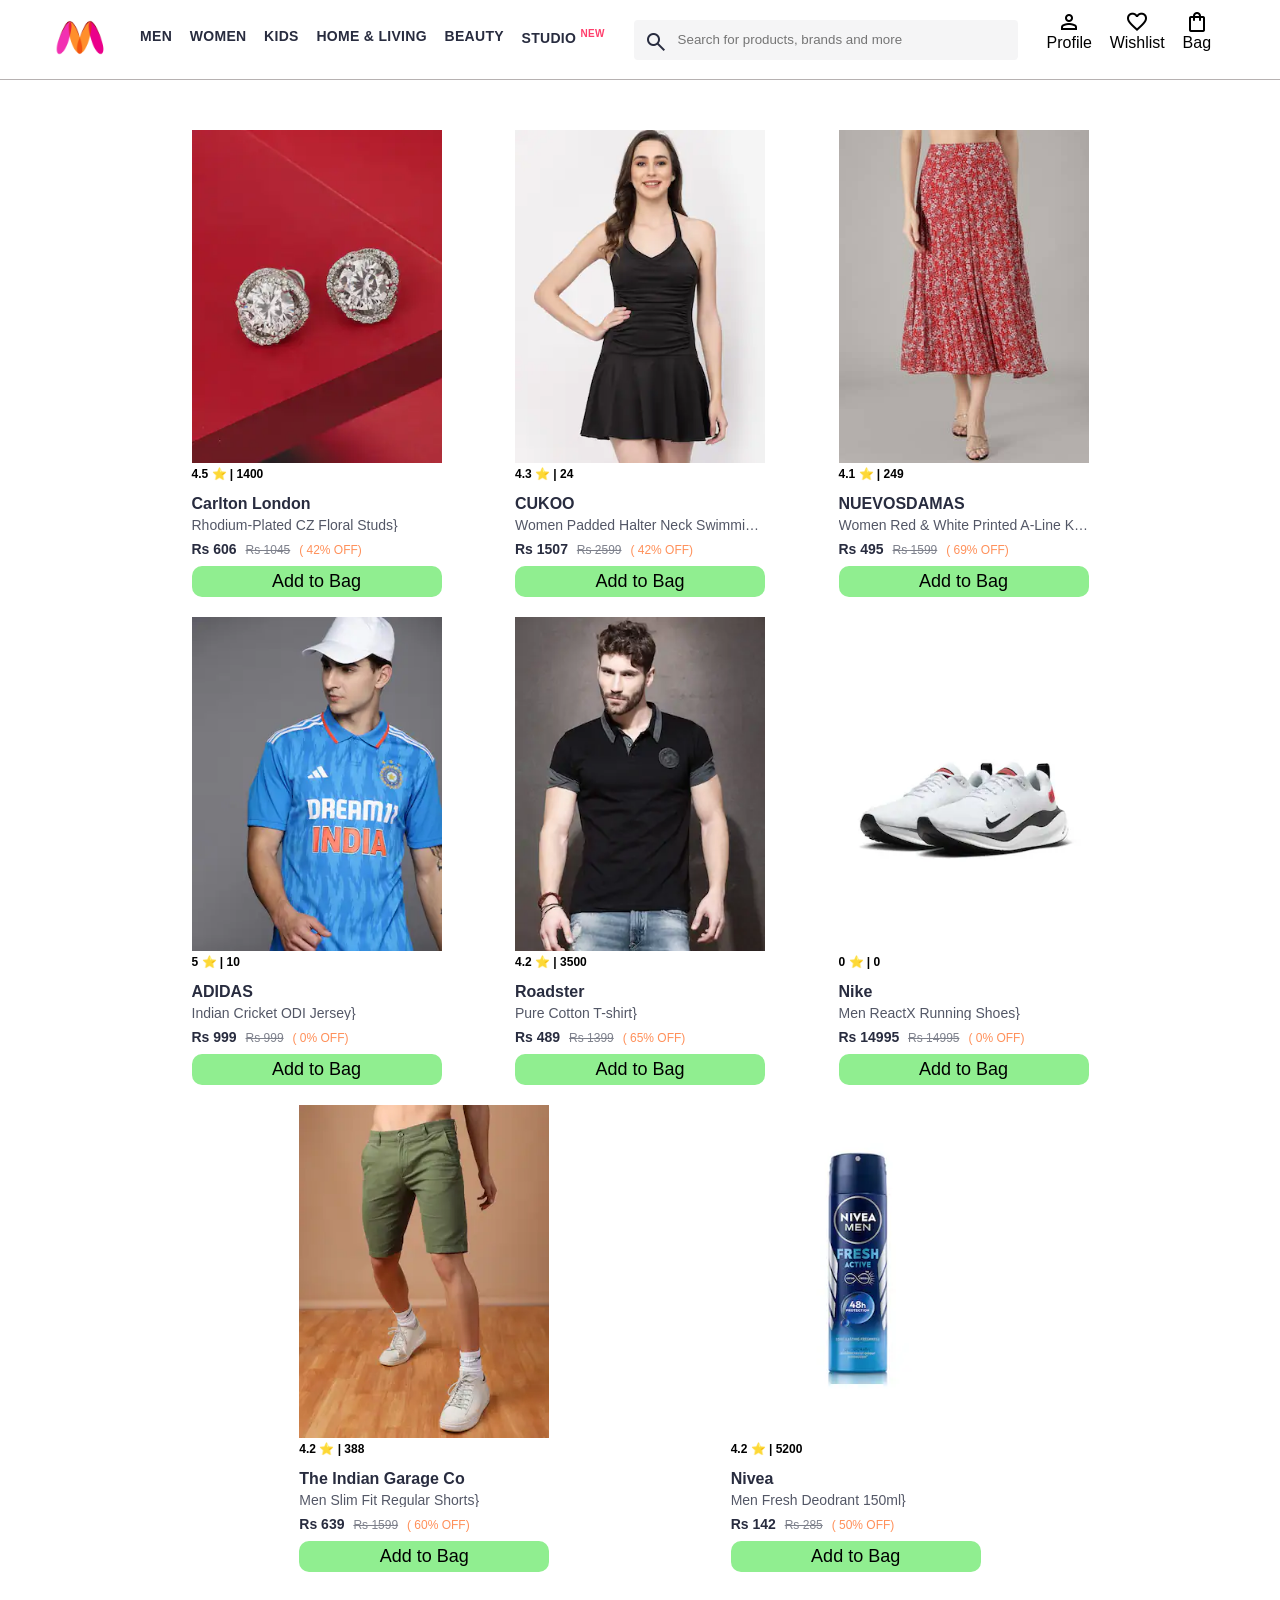
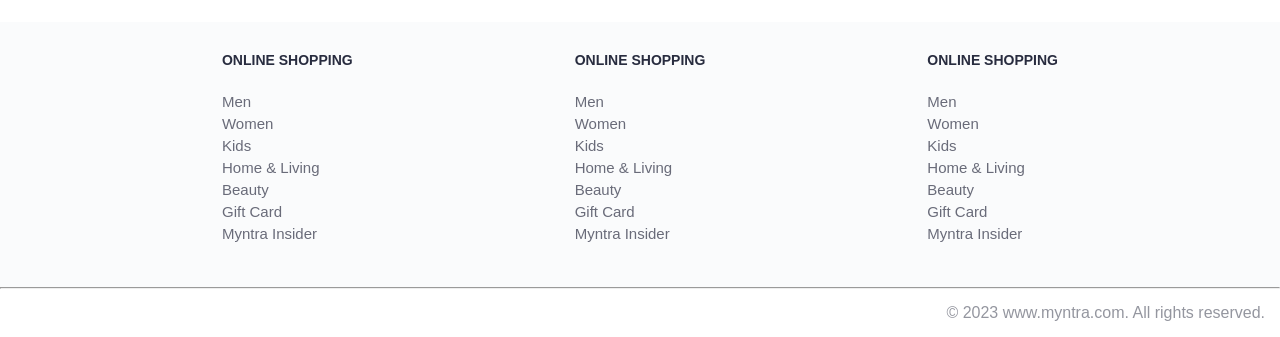
<file: Myntra/index.html>
<!DOCTYPE html>
<html lang="en">
<head>
    <title>Myntra Functional Clone</title>
    <link rel="stylesheet" href="css/index.css">
    <link rel="stylesheet" href="https://fonts.googleapis.com/css2?family=Material+Symbols+Outlined:opsz,wght,FILL,GRAD@20..48,100..700,0..1,-50..200" />
</head>
<body>
    <header>
        <div class="logo_container">
            <a href="#"><img class="myntra_home" src="images/myntra_logo.webp" alt="Myntra Home"></a>
        </div>
        <nav class="nav_bar">
            <a href="#">Men</a>
            <a href="#">Women</a>
            <a href="#">Kids</a>
            <a href="#">Home & Living</a>
            <a href="#">Beauty</a>
            <a href="#">Studio <sup>New</sup></a>
        </nav>
        <div class="search_bar">
            <span class="material-symbols-outlined search_icon">search</span>
            <input class="search_input" placeholder="Search for products, brands and more">
        </div>
        <div class="action_bar">
            <div class="action_container">
                <span class="material-symbols-outlined action_icon">person</span>
                <span class="action_name">Profile</span>
            </div>

            <div class="action_container">
                <span class="material-symbols-outlined action_icon">favorite</span>
                <span class="action_name">Wishlist</span>
            </div>

            <a class="action_container" href="pages/bag.html">
                <span class="material-symbols-outlined action_icon">shopping_bag</span>
                <span class="action_name">Bag</span>
                <span class="bag-item-count"></span>
            </a>
        </div>
    </header>
    <main>
        <div class="items-container">
          
        </div>
    </main>
    <footer>
        <div class="footer_container">
            <div class="footer_column">
                <h3>ONLINE SHOPPING</h3>

                <a href="#">Men</a>
                <a href="#">Women</a>
                <a href="#">Kids</a>
                <a href="#">Home & Living</a>
                <a href="#">Beauty</a>
                <a href="#">Gift Card</a>
                <a href="#">Myntra Insider</a>
            </div>

            <div class="footer_column">
                <h3>ONLINE SHOPPING</h3>

                <a href="#">Men</a>
                <a href="#">Women</a>
                <a href="#">Kids</a>
                <a href="#">Home & Living</a>
                <a href="#">Beauty</a>
                <a href="#">Gift Card</a>
                <a href="#">Myntra Insider</a>
            </div>

            <div class="footer_column">
                <h3>ONLINE SHOPPING</h3>

                <a href="#">Men</a>
                <a href="#">Women</a>
                <a href="#">Kids</a>
                <a href="#">Home & Living</a>
                <a href="#">Beauty</a>
                <a href="#">Gift Card</a>
                <a href="#">Myntra Insider</a>
            </div>
        </div>
        <hr>

        <div class="copyright">
            © 2023 www.myntra.com. All rights reserved.
        </div>
    </footer>
    <script src="data/items.js"></script>
    <script src="script/index.js"></script>
</body>
</html>
</file>
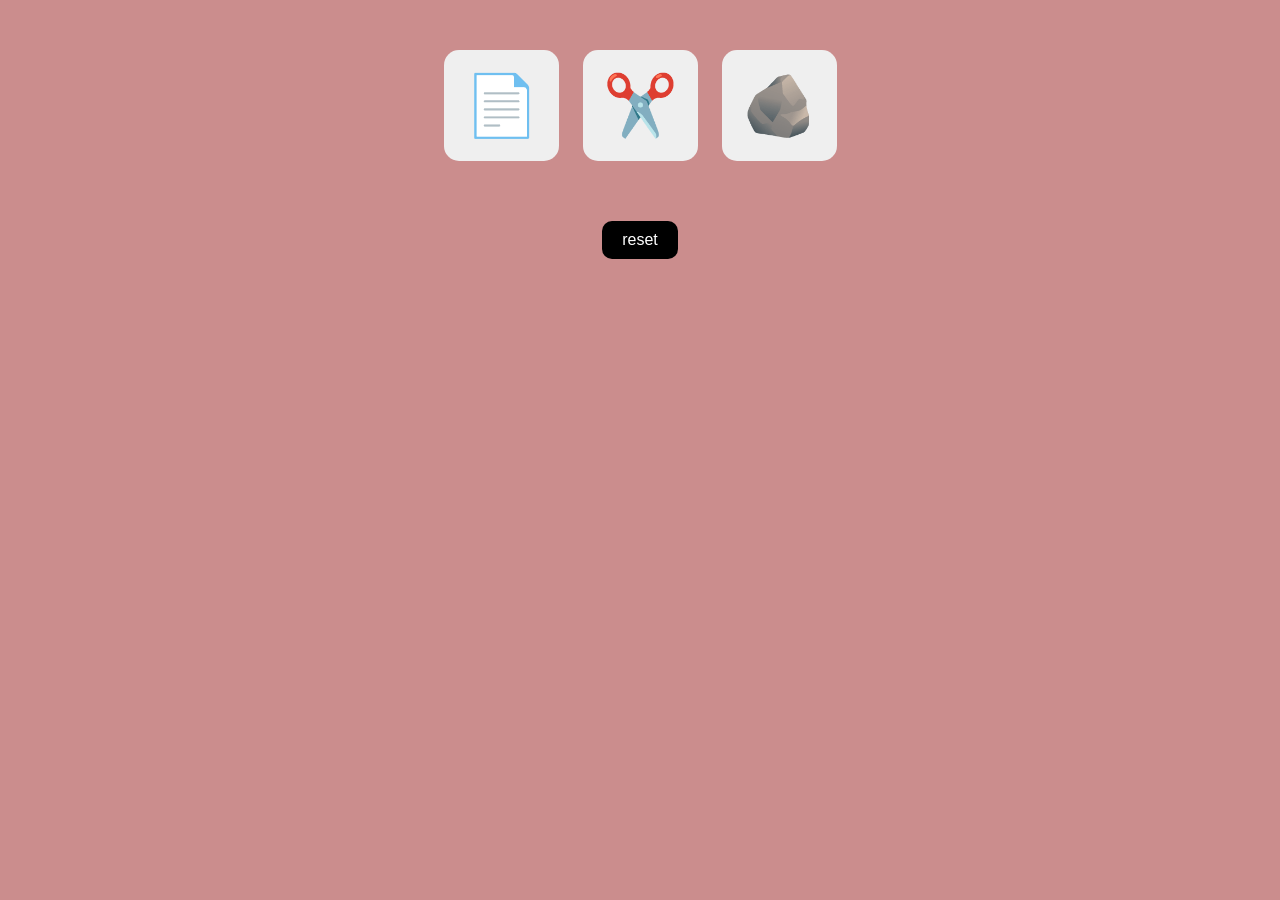
<file: rock-paper-scissor/index.html>
<!doctype html>
<html lang="en">
  <head>
    <meta charset="UTF-8" />
    <meta name="viewport" content="width=device-width, initial-scale=1.0" />
    <title>rock-paper-scissor</title>
    <link rel="stylesheet" href="style.css">
  </head>
  <body>
    <div class="choices"> 
      <button class="choice"
        onclick="
          let compuertChoice = genrateComputerchoice();
          let result = resultMsg(compuertChoice, 'paper');
          let showResultMsg = showResult(compuertChoice, 'paper', result);
        "
      >
        📄
      </button>
      <button class="choice"
        onclick="
          compuertChoice = genrateComputerchoice();
          result = resultMsg(compuertChoice, 'scissor');
          showResultMsg = showResult(compuertChoice, 'scissor', result);
        "
      >
        ✂️
      </button>
      <button class="choice"
        onclick="
          compuertChoice = genrateComputerchoice();
          result = resultMsg(compuertChoice, 'rock');
          showResultMsg = showResult(compuertChoice, 'rock', result);
        "
      >
        🪨
      </button>
      </div>
<div class="result-box">
<p id="user-move"></p>
<p id="computer-move"></p>
<h2 id="result"></h2>
<h3 id="score"></h3>
</div>
      <button class="reset"
        onclick="
          localStorage.clear();
          resetScore();
          showResult();
        "
      >
        reset
      </button>
    
    <script src="script.js">
     
    </script>
  </body>
</html>
</file>
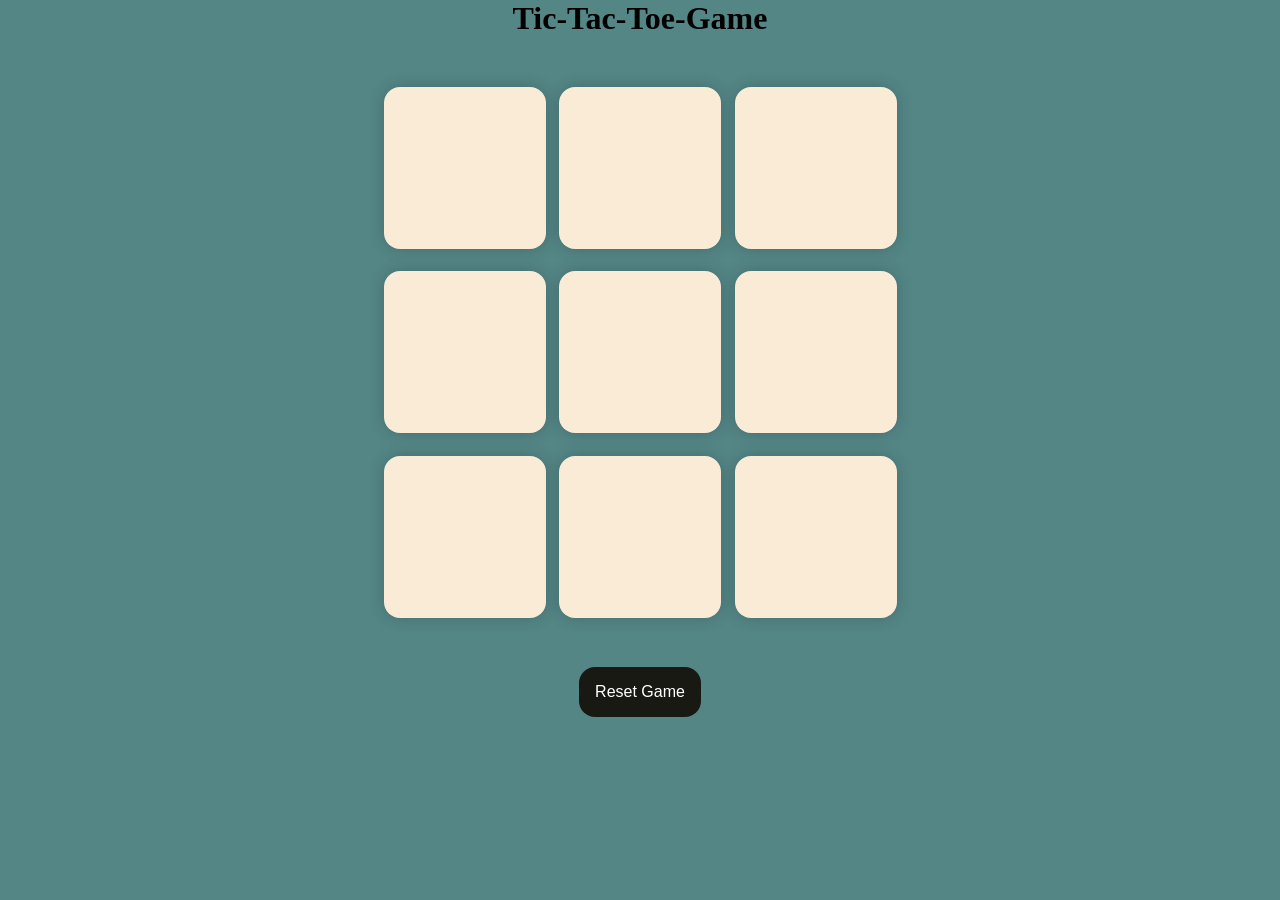
<file: tic-tac-toe/index.html>
<!DOCTYPE html>
<html lang="en">
  <head>
    <meta charset="UTF-8" />
    <meta name="viewport" content="width=device-width, initial-scale=1.0" />
    <title>tic-tac-toe game</title>
    <link rel="stylesheet" href="style.css" />
  </head>
  <body>
    
    <div class="msg-container hide">
      <p class="msg">Winner</p>
        <button class="new-btn">New Game</button>

    </div>
    <h1 class="heading1">Tic-Tac-Toe-Game</h1>
    <div class="container">
      <div class="game">
        <button class="box"></button>
        <button class="box"></button>
        <button class="box"></button>
        <button class="box"></button>
        <button class="box"></button>
        <button class="box"></button>
        <button class="box"></button>
        <button class="box"></button>
        <button class="box"></button>
      </div>
    </div>
    <button class="reset-btn">Reset Game</button>

    <script src="script.js"></script>
  </body>
</html>
</file>
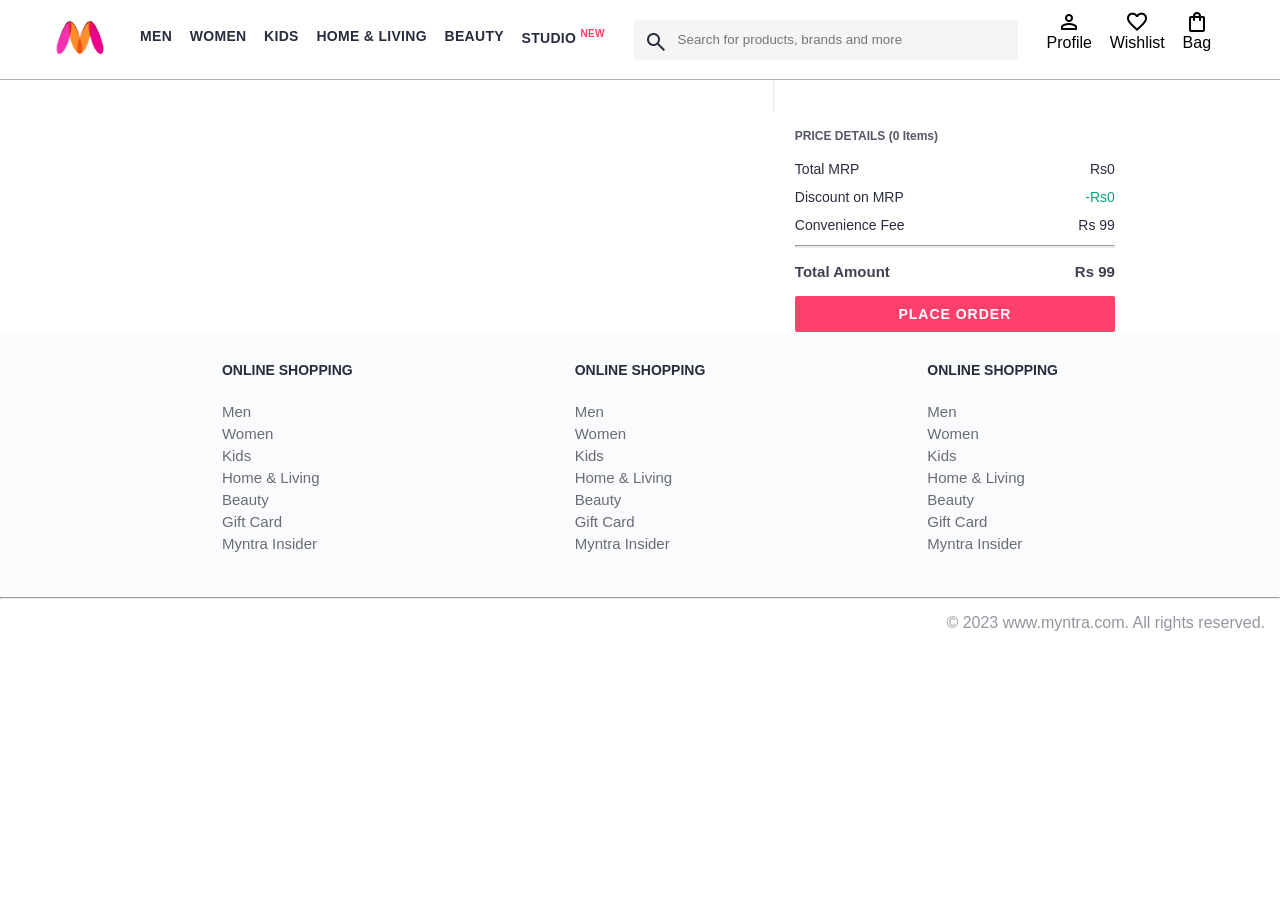
<file: Myntra/pages/bag.html>
<!DOCTYPE html>
<html lang="en">
<head>
    <title>Myntra Clone</title>
    <link rel="stylesheet" href="../css/index.css">
    <link rel="stylesheet" href="../css/bag.css">
    <link rel="stylesheet" href="https://fonts.googleapis.com/css2?family=Material+Symbols+Outlined:opsz,wght,FILL,GRAD@20..48,100..700,0..1,-50..200" />
</head>
<body>
    <header>
        <div class="logo_container">
            <a href="#"><img class="myntra_home" src="../images/myntra_logo.webp" alt="Myntra Home"></a>
        </div>
        <nav class="nav_bar">
            <a href="#">Men</a>
            <a href="#">Women</a>
            <a href="#">Kids</a>
            <a href="#">Home & Living</a>
            <a href="#">Beauty</a>
            <a href="#">Studio <sup>New</sup></a>
        </nav>
        <div class="search_bar">
            <span class="material-symbols-outlined search_icon">search</span>
            <input class="search_input" placeholder="Search for products, brands and more">
        </div>
        <div class="action_bar">
            <div class="action_container">
                <span class="material-symbols-outlined action_icon">person</span>
                <span class="action_name">Profile</span>
            </div>

            <div class="action_container">
                <span class="material-symbols-outlined action_icon">favorite</span>
                <span class="action_name">Wishlist</span>
            </div>

            <div class="action_container">
                <span class="material-symbols-outlined action_icon">shopping_bag</span>
                <span class="action_name">Bag</span>
                <span class="bag-item-count">00</span>
            </div>
        </div>
    </header>
    <main>
      <div class="bag-page">
        <div class="bag-items-container">
          

        </div>
        <div class="bag-summary">
          
        </div>

      </div>
    </main>
    <footer>
        <div class="footer_container">
            <div class="footer_column">
                <h3>ONLINE SHOPPING</h3>

                <a href="#">Men</a>
                <a href="#">Women</a>
                <a href="#">Kids</a>
                <a href="#">Home & Living</a>
                <a href="#">Beauty</a>
                <a href="#">Gift Card</a>
                <a href="#">Myntra Insider</a>
            </div>

            <div class="footer_column">
                <h3>ONLINE SHOPPING</h3>

                <a href="#">Men</a>
                <a href="#">Women</a>
                <a href="#">Kids</a>
                <a href="#">Home & Living</a>
                <a href="#">Beauty</a>
                <a href="#">Gift Card</a>
                <a href="#">Myntra Insider</a>
            </div>

            <div class="footer_column">
                <h3>ONLINE SHOPPING</h3>

                <a href="#">Men</a>
                <a href="#">Women</a>
                <a href="#">Kids</a>
                <a href="#">Home & Living</a>
                <a href="#">Beauty</a>
                <a href="#">Gift Card</a>
                <a href="#">Myntra Insider</a>
            </div>
        </div>
        <hr>

        <div class="copyright">
            © 2023 www.myntra.com. All rights reserved.
        </div>
    </footer>
    <script src="../data/items.js"></script>
    <script src="../script/index.js"></script>
    <script src="../script/bag.js"></script>
</body>
</html>
</file>
<file: Myntra/css/index.css>
/***************** Item Page CSS **************************/
.action_container {
    text-decoration: none;
}
a.action_container:link {
    color:black;
}
.item-details {
    cursor: pointer;
    width: 250px;
    margin: 10px;
}
.stars {
    font-size: 12px;
    font-weight: 700;
    text-align: left;
}
.company {
    font-size: 18px;
    font-weight: 700;
    line-height: 1;
    color: #282c3f;
    margin-bottom: 6px;
    overflow: hidden;
    text-overflow: ellipsis;
    white-space: nowrap;
    margin-top: 20px;
}
.item-name {
    color: #535766;
    font-size: 16px;
    line-height: 1;
    margin-bottom: 0;
    margin-top: 0;
    overflow: hidden;
    text-overflow: ellipsis;
    white-space: nowrap;
    font-weight: 400;
    display: block;
}
.price-container {
    margin-top: 10px;
}
.current-price {
    font-size: 14px;
    font-weight: 700;
    color: #282c3f;
}
.original-price {
    text-decoration: line-through;
    color: #7e818c;
    font-weight: 400;
    margin-left: 5px;
    font-size: 12px;
}
.discount-percentage {
    color: #ff905a;
    font-weight: 400;
    font-size: 12px;
    margin-left: 5px;
}
.btn-bag {
    background-color: lightgreen;
    border: none;
    padding: 5px 15px;
    border-radius: 10px;
    width: 100%;
    margin-top: 7px;
    font-size: 20px;
    cursor: pointer;
}
.bag-items {
    background-color: #f16565;
    white-space: nowrap;
    text-align: center;
    line-height: 18px;
    padding: 0 6px;
    height: 18px;
    position: relative;
    border-radius: 50%;
    font-size: 12px;
    color: #fff;
    left: 13px;
    top: -44px;
    font-weight: 700;
    cursor: pointer;
}

* {
    margin: 0;
    padding: 0;
    font-family: Assistant,-apple-system,BlinkMacSystemFont,Segoe UI,Roboto,Helvetica,Arial,sans-serif;
    box-sizing: border-box;
}
header {
    display: flex;
    background-color: #ffffff;
    height: 80px;
    justify-content: space-between;
    align-items: center;
    border-bottom: 1px solid #b6b1b1;
}
.myntra_home {
    height: 45px;
}
.logo_container {
    margin-left: 4%;
}
.action_bar {
    margin-right: 4%;
}
.nav_bar {
    display: flex;
    min-width: 500px;
    justify-content: space-evenly;
}
.nav_bar a {
    font-size: 14px;
    letter-spacing: .3px;
    color: #282c3f;
    font-weight: 700;
    text-transform: uppercase;
    text-decoration: none;
    padding: 28px 0;
    border-bottom: 5px solid #ffffff;
}
.nav_bar a:hover {
    border-bottom: 4px solid #f54e77;
}

.nav_bar a sup {
    color: #ff3f6c;
    font-size: 10px;
}

.search_bar {
    height: 40px;
    min-width: 200px;
    width: 30%;
    display: flex;
    align-items: center;
}
.search_icon {
    box-sizing: content-box;
    height: 20px;
    padding: 10px;

    background-color: #f5f5f6;
    color: #282c3f;
    font-weight: 300;
    border-radius: 4px 0 0 4px;
}
.search_input {
    color: #696e79;
    background-color: #f5f5f6;
    flex-grow: 1;
    height: 40px;
    border: 0;
    border-radius: 0 4px 4px 0;
}

.action_bar {
    display: flex;
    min-width: 200px;
    justify-content: space-evenly;
}

.action_container {
    display: flex;
    flex-direction: column;
    align-items: center;
}

/* Main section */
.banner_container {
    margin: 40px 0;
}
.banner_image {
    width: 100%;
}

.category_heading {
    text-transform: uppercase;
    color: #3e4152;
    letter-spacing: .15em;
    font-size: 1.8em;
    margin: 50px 0 10px 30px;
    max-height: 5em;
    font-weight: 700;
}

.category-items, .items-container {
    width: 80%;
    margin: 50px 10%;
    display: flex;
    flex-wrap: wrap;
    justify-content: space-evenly;
}

.sale_item {
    width: 250px;
}

.footer_container {
    padding: 30px 0px 40px 0px;
    background: #FAFBFC;
    display: flex;
    justify-content: space-evenly;
}

.footer_column {
    display: flex;
    flex-direction: column;
}

.footer_column h3 {
    color: #282c3f;
    font-size: 14px;
    margin-bottom: 25px;
}

.footer_column a {
    color: #696b79;
    font-size: 15px;
    text-decoration: none;
    padding-bottom: 5px;
}

.copyright {
    color: #94969f;
    text-align: end;
    padding: 15px;
}

.items-container {
    width: 80%;
    margin: 40px 10%;
}
.item-container {
    width: 250px;
    margin: 10px;
}
.item-image {
    width: 100%;
}
.rating {
    font-size: 12px;
    font-weight: 700;
}
.company-name {
    margin-top: 15px;
    font-size: 16px;
    font-weight: 700;
    line-height: 1;
    color: #282c3f;
    margin-bottom: 6px;
    overflow: hidden;
    text-overflow: ellipsis;
    white-space: nowrap;
}
.item-name {
    color: #535766;
    font-size: 14px;
    line-height: 1;
    margin-bottom: 0;
    margin-top: 0;
    overflow: hidden;
    text-overflow: ellipsis;
    white-space: nowrap;
    font-weight: 400;
    display: block;
}
.price {
    margin-top: 10px;
    font-size: 14px;
    line-height: 15px;
    color: #282c3f;
    white-space: nowrap;
}
.current-price {
    font-size: 14px;
    font-weight: 700;
    color: #282c3f;
}
.original-price {
    text-decoration: line-through;
    color: #7e818c;
    font-weight: 400;
    margin-left: 5px;
    font-size: 12px;
}
.discount {
    color: #ff905a;
    font-weight: 400;
    font-size: 12px;
    margin-left: 5px;
}
.btn-add-bag {
    margin-top: 8px;
    font-size: 18px;
    width: 100%;
    background-color: lightgreen;
    border: none;
    padding: 5px 15px;
    border-radius: 10px;
    cursor: pointer;
}
.bag-item-count {
    background-color: #f16565;
    white-space: nowrap;
    text-align: center;
    line-height: 18px;
    padding: 0 6px;
    height: 18px;
    position: relative;
    border-radius: 50%;
    font-size: 12px;
    color: #fff;
    left: 13px;
    top: -44px;
    font-weight: 700;
    cursor: pointer;
}
.action_container {
    text-decoration: none;
}
a.action_container:link {
    color:black;
}
</file>
<file: rock-paper-scissor/style.css>
body{
 
text-align:center;
background: rgb(203, 141, 141);
color:white;
}

h1{
margin-top:30px;
}

.choices{
margin-top:40px;
}

.choice{
font-size:60px;
padding:20px;
margin:10px;
border:none;
border-radius:15px;
cursor:pointer;
transition:transform 0.2s, box-shadow 0.2s;
}

.choice:hover{
transform:scale(1.2);
box-shadow:0 0 15px rgba(0,0,0,0.4);
}

.result-box{
margin-top:30px;
animation:fadeIn 0.5s;
}

.reset{
margin-top:20px;
padding:10px 20px;
font-size:16px;
border:none;
border-radius:10px;
background:black;
color:white;
cursor:pointer;
}

.reset:hover{
background:#333;
}
</file>
<file: tic-tac-toe/style.css>
*{
    margin: 0;
    padding: 0;
 }

 body{
    background-color: #548686;
    text-align: center;
    
 }
 
 .dark{
    background-color: black;
    color: white;
 }

 .li{
background-color: white;
color: black;
 }

  

 .container{
    height:70vh;
    /* border: 1px solid; */
    display: flex;
    justify-content: center;
    align-items: center;
    
 }

 .game{
    height: 60vmin;
    width: 60vmin;
    /* border: 1px solid; */
    display: flex;
    flex-wrap: wrap;
    justify-content: center;
    align-items: center;
    gap:1.5vmin;
 }

 .box{
    height: 18vmin;
    width: 18vmin;
    border-radius: 1rem;
    border: none;
    box-shadow: 0 0 1rem rgb(0, 0, 0,0.2);
    font-size: 8vmin;
    color: #b0413e;
    background-color: antiquewhite;
 }

 .reset-btn{
   padding: 1rem;
   font-size:1rem;
   background-color: #191913;
   color: #fff;
   border-radius: 1rem;
   border: none;
 }

 .new-btn{
   padding: 1rem;
   font-size:1rem;
   background-color: #191913;
   color: #fff;
   border-radius: 1rem;
   border: none;
 }

 .msg-container{
   height: 15vmin;
 }

 .msg{
   color: antiquewhite;
   font-size: 5vmin;
 }

 .hide{
   display: none;
 }
</file>
<file: Myntra/css/bag.css>
.bag-items-container {
  display: inline-block;
  width: 64%;
  padding-right: 20px;
  border-right: 1px solid #eaeaec;
  padding-top: 32px;
  color: #282c3f;
  font-size: 13px;
  line-height: 1.42857143;
}

.bag-page {
  width: 75%;
  margin-left: 12.5%;
}

.bag-summary {
  vertical-align: top;
  display: inline-block;
  width: 35%;
  padding: 24px 0 0 16px;
  color: #282c3f;
  font-size: 13px;
  line-height: 1.42857143;
}

.bag-details-container {
  margin-bottom: 16px;
}

.price-header {
  font-size: 12px;
  font-weight: 700;
  margin: 24px 0 16px;
  color: #535766;
}

.price-item {
  margin-bottom: 12px;
  line-height: 16px;
  font-size: 14px;
  color: #282c3f;
}

.price-item-value {
  float: right;
}

.priceDetail-base-discount {
  color: #03a685;
}

.price-footer {
  font-weight: 700;
  font-size: 15px;
  padding-top: 16px;
  border-top: 1px solid #eaeaec;
  color: #3e4152;
  line-height: 16px;
}

.btn-place-order {
  width: 100%;
  letter-spacing: 1px;
  font-size: 14px;
  font-weight: 600;
  border-radius: 2px;
  border-width: 0px;
  padding: 10px 16px;
  background-color: rgb(255, 63, 108);
  color: rgb(255, 255, 255);
  cursor: pointer;
}

.bag-item-container {
  margin-bottom: 8px;
  background: #fff;
  font-size: 14px;
  border: 1px solid #eaeaec;
  border-radius: 4px;
  position: relative;
  padding: 12px 12px 0;
}

.item-left-part {
  position: absolute;
  background: rgb(255, 242, 223);
  height: 148px;
  width: 111px;
}

.item-right-part {
  padding-left: 12px;
  position: relative;
  min-height: 148px;
  margin-left: 111px;
  margin-bottom: 12px;
}

.bag-item-img {
  width: 100%;
}

.return-period {
  display: inline-flex;
  font-size: 14px;
  padding-top: 8px;
}

.return-period-days {
  font-weight: 700;
  margin-right: 4px;
}

.delivery-details {
  margin-top: 5px;
  color: #282c3f;
  font-size: 12px;
  letter-spacing: -.1px;
  margin-bottom: 8px;
  line-height: 15px;
}

.delivery-details-days {
  color: #03a685;
}

.remove-from-cart {
  position: absolute;
  font-size: 25px;
  top: 10px;
  right: 18px;
  width: 14px;
  height: 14px;
  cursor: pointer;
}
</file>
